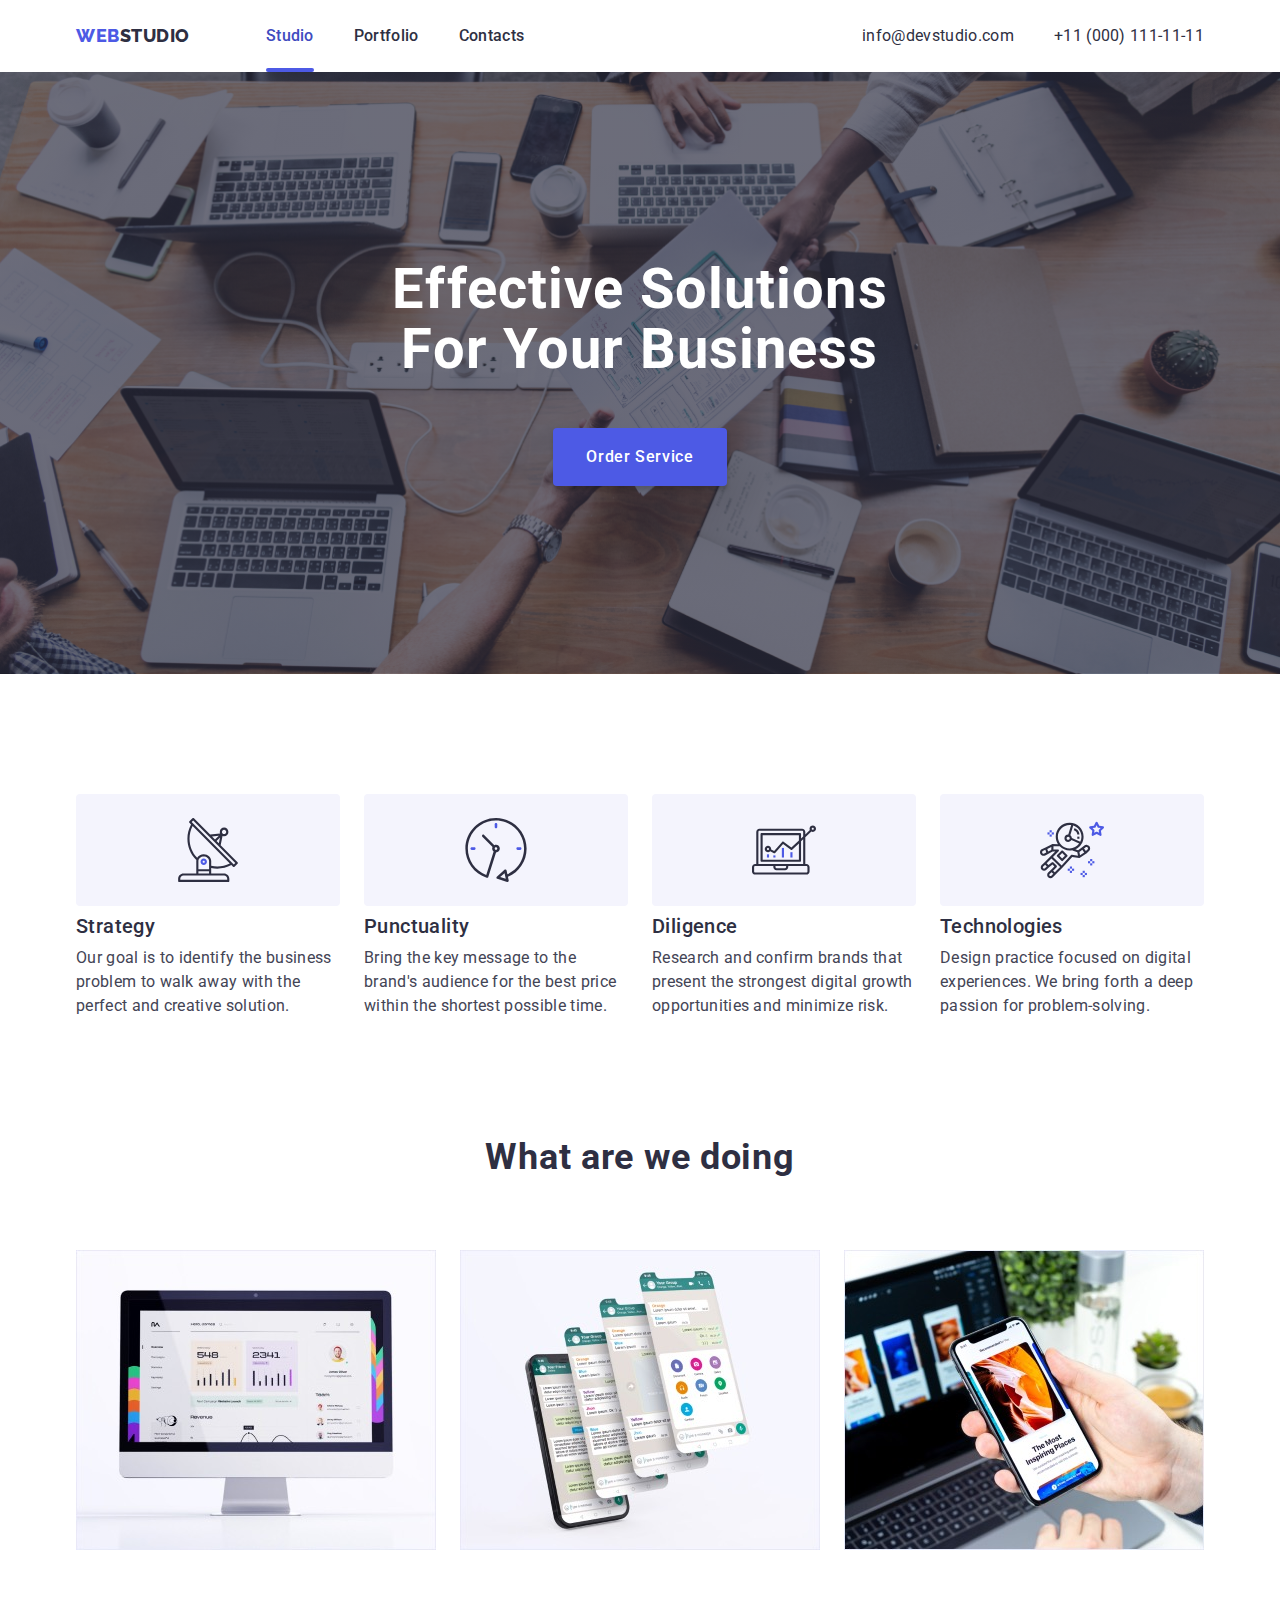
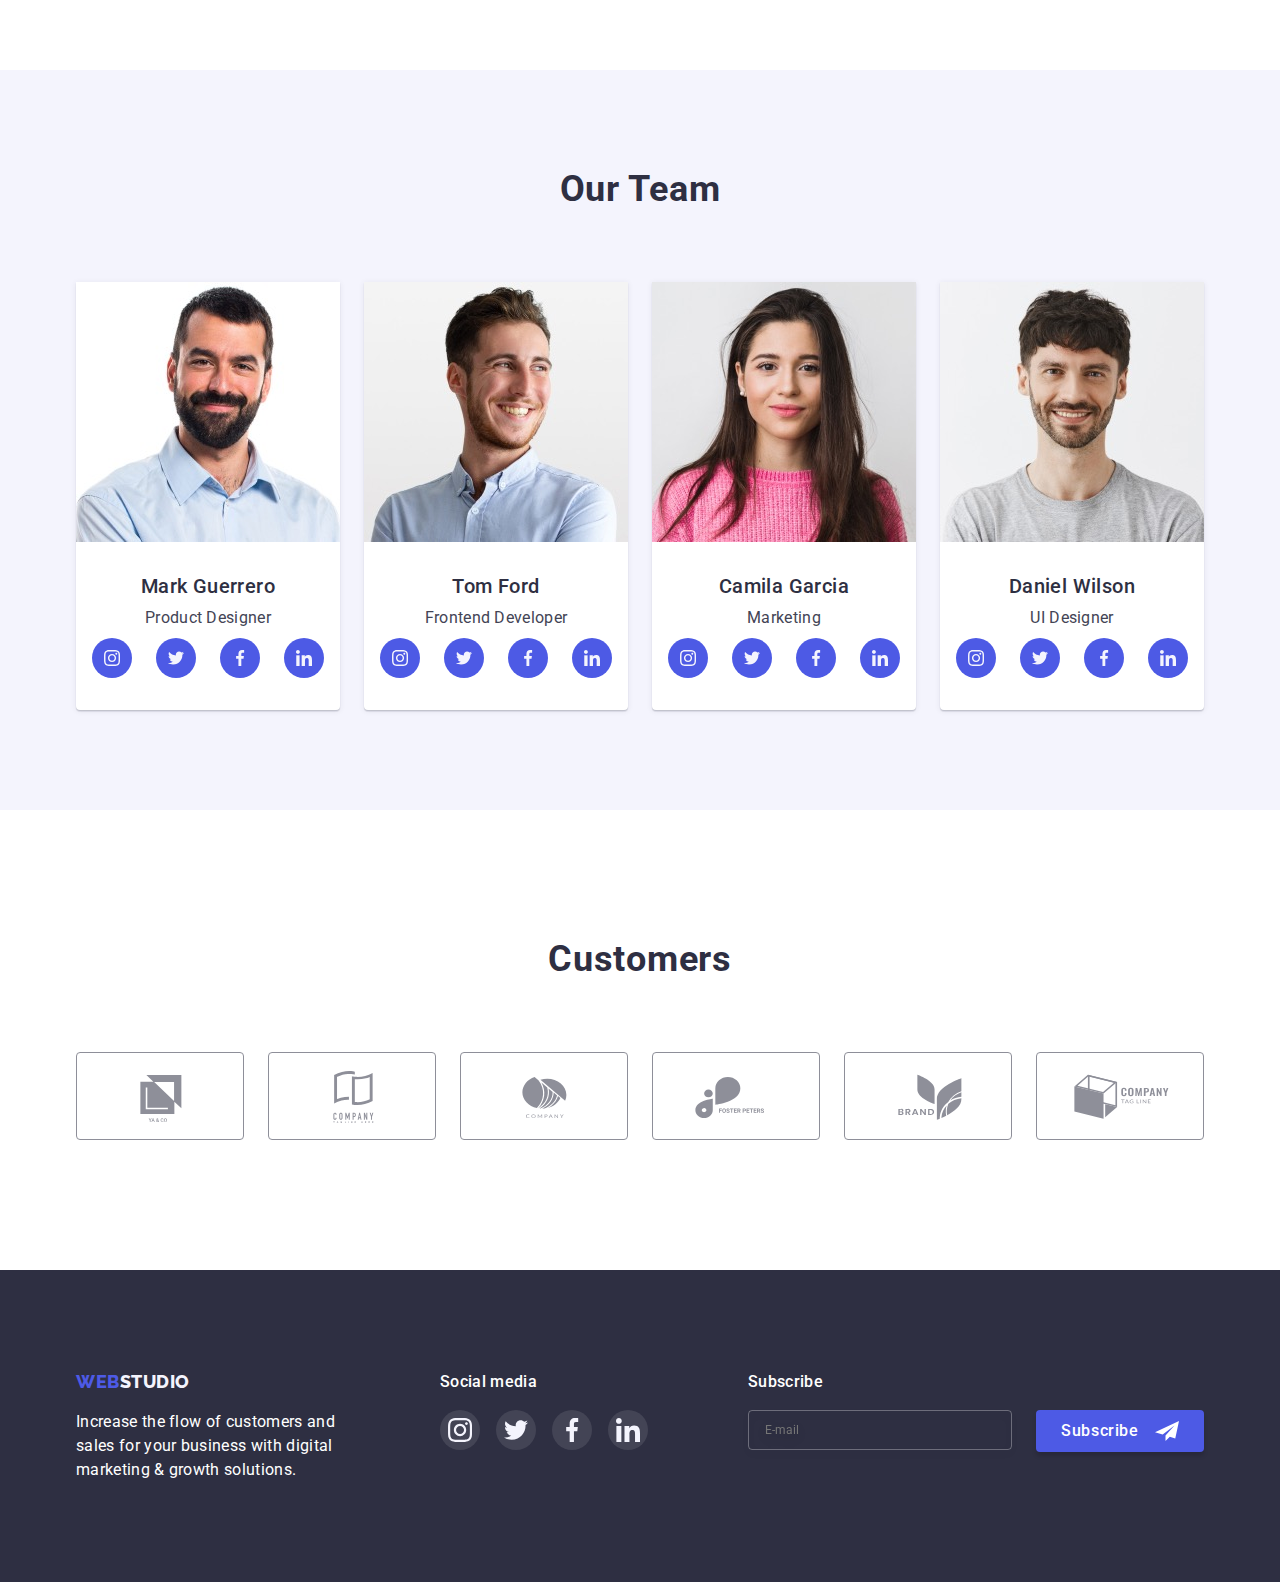
<file: index.html>
<!DOCTYPE html>
<html lang="en">

<head>
  <meta charset="UTF-8">
  <meta http-equiv="X-UA-Compatible" content="IE=edge" />
  <meta name="viewport" content="width=device-width, initial-scale=1.0" />
  <title>Студія</title>
  <link rel="preconnect" href="https://fonts.googleapis.com" />
  <link rel="preconnect" href="https://fonts.gstatic.com" crossorigin />
  <link href="https://fonts.googleapis.com/css2?family=Raleway:wght@800&family=Roboto:wght@400;500;700&display=swap"
    rel="stylesheet" />
  <link rel="stylesheet" href="https://cdn.jsdelivr.net/npm/modern-normalize@1.1.0/modern-normalize.min.css" />
  <link rel="stylesheet" href="./css/styles.css" />
</head>

<body>
  <header class="top-menu">
    <div class="container">
      <div class="header-container">
        <a class="logo-text" href="./index.html"><span class="logo-color-dark">Web</span><span>Studio</span></a>

        <nav class="header-nav">
          <ul class="header-nav-list">
            <li><a class="header-nav-link current" href="./index.html">Studio</a></li>
            <li>
              <a class="header-nav-link" href="./portfolio.html">Portfolio</a>
            </li>
            <li><a class="header-nav-link" href="">Contacts</a></li>
          </ul>
        </nav>


        <address class="header-address-list">
          <ul class="header-address-list-items">
            <li>
              <a class="header-contacts" href="mailto:info@devstudio.com">info@devstudio.com</a>
            </li>
            <li>
              <a class="header-contacts" href="tel:+110001111111">+11 (000) 111-11-11</a>
            </li>
          </ul>
        </address>
        <button type="button" class="js-open-modal" data-menu-open><svg width="32px" height="22px"
            style="stroke: #2E2F42;">
            <use href="./images/icons.svg#icon-hamburger"></use>
          </svg></button>
      </div>
    </div>

  </header>

  <main>
    <section class="hero">
      <h1 class="hero-title">Effective Solutions For Your Business</h1>
      <button class="hero-button" type="button" data-modal-open>Order Service</button>
    </section>






    <section class="legend-item-list">
      <div class="container">
        <h2 class="visually-hidden">Skills</h2>
        <ul class="legend-item-container">
          <li class="target-list-card">
            <div class="target-list-icon-card">
              <svg class="target-list-icons">
                <use href="./images/icons.svg#icon-antenna"></use>
              </svg>
            </div>
            <h3 class="section-card-title">Strategy</h3>
            <p class="skills-text">
              Our goal is to identify the business problem to walk away with
              the perfect and creative solution.
            </p>
          </li>
          <li class="target-list-card">
            <div class="target-list-icon-card">
              <svg class="target-list-icons">
                <use href="./images/icons.svg#icon-clock"></use>
              </svg>
            </div>
            <h3 class="section-card-title">Punctuality</h3>
            <p class="skills-text">
              Bring the key message to the brand's audience for the best price
              within the shortest possible time.
            </p>
          </li>
          <li class="target-list-card">
            <div class="target-list-icon-card">
              <svg class="target-list-icons">
                <use href="./images/icons.svg#icon-diagram"></use>
              </svg>
            </div>
            <h3 class="section-card-title">Diligence</h3>
            <p class="skills-text">
              Research and confirm brands that present the strongest digital
              growth opportunities and minimize risk.
            </p>
          </li>
          <li class="target-list-card">
            <div class="target-list-icon-card">
              <svg class="target-list-icons">
                <use href="./images/icons.svg#icon-astronaut"></use>
              </svg>
            </div>
            <h3 class="section-card-title">Technologies</h3>
            <p class="skills-text">
              Design practice focused on digital experiences. We bring forth a
              deep passion for problem-solving.
            </p>
          </li>
        </ul>
      </div>
    </section>



    <section class="target-list">
      <div class="container">
        <h2 class="section-title">What are we doing</h2>

        <ul class="target-list-img">
          <li><img srcset="./images/pc.jpg 1x, ./images/pc@2x.jpg 2x" src="./images/pc.jpg" alt="Computer"
              width="360" />
          </li>
          <li>
            <img srcset="./images/phones.jpg 1x, ./images/phones@2x.jpg 2x" src="./images/phones.jpg" alt="Four phones"
              width="360" />
          </li>
          <li>
            <img srcset="./images/handwithphone.jpg 1x, ./images/handwithphone@2x.jpg 2x"
              src="./images/handwithphone.jpg" alt="Holding the phone" width="360" />
          </li>
        </ul>
      </div>
    </section>




    <section class="our-team-container">
      <div class="container">
        <div class="container-tablet">
          <h2 class="section-title">Our Team</h2>
          <ul class="team-cards-list">

            <li class="section-card-box">
              <div class="team-card-img">
                <img srcset="./images/beardman.jpg 1x, ./images/beardman@2x.jpg 2x" src="./images/beardman.jpg"
                  width="264" alt="Mark" />
              </div>
              <div class="team-card-text">
                <h3 class="team-card-title">Mark Guerrero</h3>
                <p class="our-team-text">Product Designer</p>

                <ul class="social-icons-list">
                  <li class="social-icons-item">
                    <a class="social-icons-link" href="#"><svg class="social-icons">
                        <use href="./images/icons.svg#icon-instagram"></use>
                      </svg></a>
                  </li>
                  <li class="social-icons-item">
                    <a class="social-icons-link" href="#"><svg class="social-icons">
                        <use href="./images/icons.svg#icon-twitter"></use>
                      </svg></a>
                  </li>
                  <li class="social-icons-item">
                    <a class="social-icons-link" href="#"><svg class="social-icons">
                        <use href="./images/icons.svg#icon-facebook"></use>
                      </svg></a>
                  </li>
                  <li class="social-icons-item">
                    <a class="social-icons-link" href="#"><svg class="social-icons">
                        <use href="./images/icons.svg#icon-linkedin"></use>
                      </svg></a>
                  </li>
                </ul>
              </div>
            </li>


            <li class="section-card-box">
              <img srcset="./images/tomford.jpg 1x, ./images/tomford@2x.jpg 2x" src="./images/tomford.jpg" width="264"
                alt="Tom Ford" />
              <div class="team-card-text">
                <h3 class="team-card-title">Tom Ford</h3>
                <p class="our-team-text">Frontend Developer</p>
                <ul class="social-icons-list">
                  <li class="social-icons-item">
                    <a class="social-icons-link" href="#"><svg class="social-icons">
                        <use href="./images/icons.svg#icon-instagram"></use>
                      </svg></a>
                  </li>
                  <li class="social-icons-item">
                    <a class="social-icons-link" href="#"><svg class="social-icons">
                        <use href="./images/icons.svg#icon-twitter"></use>
                      </svg></a>
                  </li>
                  <li class="social-icons-item">
                    <a class="social-icons-link" href="#"><svg class="social-icons">
                        <use href="./images/icons.svg#icon-facebook"></use>
                      </svg></a>
                  </li>
                  <li class="social-icons-item">
                    <a class="social-icons-link" href="#"><svg class="social-icons">
                        <use href="./images/icons.svg#icon-linkedin"></use>
                      </svg></a>
                  </li>
                </ul>
              </div>
            </li>

            <li class="section-card-box">
              <img srcset="./images/camila.jpg 1x, ./images/camila@2x.jpg 2x" src="./images/camila.jpg" width="264"
                alt="Camila Garcia" />
              <div class="team-card-text">
                <h3 class="team-card-title">Camila Garcia</h3>
                <p class="our-team-text">Marketing</p>
                <ul class="social-icons-list">
                  <li class="social-icons-item">
                    <a class="social-icons-link" href="#"><svg class="social-icons">
                        <use href="./images/icons.svg#icon-instagram"></use>
                      </svg></a>
                  </li>
                  <li class="social-icons-item">
                    <a class="social-icons-link" href="#"><svg class="social-icons">
                        <use href="./images/icons.svg#icon-twitter"></use>
                      </svg></a>
                  </li>
                  <li class="social-icons-item">
                    <a class="social-icons-link" href="#"><svg class="social-icons">
                        <use href="./images/icons.svg#icon-facebook"></use>
                      </svg></a>
                  </li>
                  <li class="social-icons-item">
                    <a class="social-icons-link" href="#"><svg class="social-icons">
                        <use href="./images/icons.svg#icon-linkedin"></use>
                      </svg></a>
                  </li>
                </ul>

              </div>
            </li>

            <li class="section-card-box">
              <img srcset="./images/daniel.jpg 1x, ./images/daniel@2x.jpg 2x" src="./images/daniel.jpg" width="264"
                alt="Daniel Wilson" />
              <div class="team-card-text">
                <h3 class="team-card-title">Daniel Wilson</h3>
                <p class="our-team-text">UI Designer</p>
                <ul class="social-icons-list">
                  <li class="social-icons-item">
                    <a class="social-icons-link" href="#"><svg class="social-icons">
                        <use href="./images/icons.svg#icon-instagram"></use>
                      </svg></a>
                  </li>
                  <li class="social-icons-item">
                    <a class="social-icons-link" href="#"><svg class="social-icons">
                        <use href="./images/icons.svg#icon-twitter"></use>
                      </svg></a>
                  </li>
                  <li class="social-icons-item">
                    <a class="social-icons-link" href="#"><svg class="social-icons">
                        <use href="./images/icons.svg#icon-facebook"></use>
                      </svg></a>
                  </li>
                  <li class="social-icons-item">
                    <a class="social-icons-link" href="#"><svg class="social-icons">
                        <use href="./images/icons.svg#icon-linkedin"></use>
                      </svg></a>
                  </li>
                </ul>
              </div>
            </li>
          </ul>
        </div>
      </div>
    </section>

    <section class="customers">
      <div class="container">
        <div class="container-tablet">
          <h2 class="section-title">Customers</h2>
          <ul class="customers-list">
            <li class="customers-list-item">
              <a class="customers-icon-link" href="#">
                <svg class="customers-list-icon">
                  <use href="./images/icons.svg#icon-ya-co"></use>
                </svg>
              </a>
            </li>

            <li class="customers-list-item">
              <a class="customers-icon-link" href="#">
                <svg class="customers-list-icon">
                  <use href="./images/icons.svg#icon-company-tagline"></use>
                </svg>
              </a>
            </li>
            <li class="customers-list-item">
              <a class="customers-icon-link" href="#">
                <svg class="customers-list-icon">
                  <use href="./images/icons.svg#icon-company"></use>
                </svg>
              </a>
            </li>
            <li class="customers-list-item">
              <a class="customers-icon-link" href="#">
                <svg class="customers-list-icon">
                  <use href="./images/icons.svg#icon-foster-petters"></use>
                </svg>
              </a>
            </li>
            <li class="customers-list-item">
              <a class="customers-icon-link" href="#">
                <svg class="customers-list-icon">
                  <use href="./images/icons.svg#icon-brand"></use>
                </svg>
              </a>
            </li>

            <li class="customers-list-item">
              <a class="customers-icon-link" href="#">
                <svg class="customers-list-icon">
                  <use href="./images/icons.svg#icon-company-tagline-second"></use>
                </svg>
              </a>
            </li>
          </ul>
        </div>
      </div>

    </section>
  </main>

  <!-- Footer -->

  <footer class="footer-container">
    <div class="container">
      <div class="container-tablet">
        <div class="footer-flex">
          <div class="footer-logo-description">

            <a class="logo-text" href="./index.html">
              <span style="color: var(--color-hero-button-bg)">Web</span><span
                style="color: var(--color-card-bg)">Studio</span></a>

            <p class="footer-text">
              Increase the flow of customers and sales for your business with
              digital marketing & growth solutions.
            </p>
          </div>
          <div class="footer-social">
            <p class="footer-social-header">Social media</p>
            <ul class="footer-social-icons-list">
              <li class="footer-social-icons-item">
                <a class="footer-social-icons-link" href="#"><svg class="footer-social-icons">
                    <use href="./images/icons.svg#icon-instagram"></use>
                  </svg></a>
              </li>
              <li class="footer-social-icons-item">
                <a class="footer-social-icons-link" href="#"><svg class="footer-social-icons">
                    <use href="./images/icons.svg#icon-twitter"></use>
                  </svg></a>
              </li>
              <li class="footer-social-icons-item">
                <a class="footer-social-icons-link" href="#"><svg class="footer-social-icons">
                    <use href="./images/icons.svg#icon-facebook"></use>
                  </svg></a>
              </li>
              <li class="footer-social-icons-item">
                <a class="footer-social-icons-link" href="#"><svg class="footer-social-icons">
                    <use href="./images/icons.svg#icon-linkedin"></use>
                  </svg></a>
              </li>
            </ul>
          </div>
          <div class="footer-subscribe">
            <p class="footer-social-header">Subscribe</p>


            <form class="footer-subscribe-email-form" autocomplete="on" novalidate>
              <div class="subscribe-items"><input class="footer-subscribe-email-form-input" type="text"
                  name="user-email-subscribe" placeholder="E-mail">
                <button class="subscribe-submit-button" type="submit">Subscribe <svg class="subscribe-icon"
                    height="24px" width="24px">
                    <use href="./images/icons-forma.svg#icon-letter-subscribe"></use>
                  </svg></button>
              </div>
            </form>



          </div>
        </div>
      </div>
    </div>

  </footer>

  <!-- Header Subcribe Form -->
  <div class="backdrop is-hidden" data-modal>
    <div class="modal-window">
      <button class="modal-close" type="button" data-modal-close><svg class="close-button-icon">
          <use href="./images/icons.svg#icon-close-button"></use>
        </svg></button>


      <p class="modal-window-header">Leave your contacts and we will call you back</p>
      <form class="contact-form" autocomplete="on" novalidate>

        <label class="modal-form-label">
          <span class="modal-form-label-text"> Name</span><span class="form-input-wrapper"><input
              class="modal-form-input" type="text" name="user-name" pattern="[a-zA-Zа-яА-ЯіІїЇ]+" required>
            <svg class="modal-form-icon-input" width="18px" height="18px">
              <use href="./images/icons-forma.svg#icon-person-black-18dp-1"></use>
            </svg></span></label>

        <label class="modal-form-label">
          <span class="modal-form-label-text">Phone</span><span class="form-input-wrapper"><input
              class="modal-form-input" type="text" name="user-phone">
            <svg class="modal-form-icon-input" height="24px">
              <use href="./images/icons-forma.svg#icon-phone-black-18dp-1"></use>
            </svg></span></label>


        <label class="modal-form-label">
          <span class="modal-form-label-text">Email</span><span class="form-input-wrapper"><input
              class="modal-form-input" type="text" name="user-email">
            <svg class="modal-form-icon-input" height="24px">
              <use href="./images/icons-forma.svg#icon-email-black-18dp-1"></use>
            </svg></span></label>

        <label class="modal-form-label">
          <span class="modal-form-label-text">Comment</span><textarea class="form-input-msg" name="user-msg"
            placeholder="Text input"></textarea></label>


        <div class="flex-checkbox">
          <label class="checkbox-privacy">
            <input class="checkbox-privacy visually-hidden" type="checkbox" name="policy-checkbox"><span
              class="span-checkbox"></span> &nbsp;I accept the terms
            and
            conditions of the&nbsp;<a class="text-privacy" href="#"> Privacy Policy</a> </label>
        </div>
        <button class="form-button" type="submit">Send</button>
      </form>
    </div>
  </div>



  <!-- Header Mobile Menu -->

  <div class="backdrop-mobile is-hidden" data-menu>
    <div class="js-menu-container">
      <div class="js-menu-content">


        <div class="nav-mobile-flex">
          <button class="js-modal-close" type="button" data-menu-close><svg class="close-button-icon">
              <use href="./images/icons.svg#icon-close-button"></use>
            </svg></button>
          <div>
            <ul class="nav-mobile">
              <li><a class="header-nav-link-mobile current" href="./index.html">Studio</a></li>
              <li>
                <a class="header-nav-link-mobile" href="./portfolio.html">Portfolio</a>
              </li>
              <li><a class="header-nav-link-mobile" href="">Contacts</a></li>
            </ul>
          </div>
          <div>
            <ul>
              <li class="header-contacts-mobile-list"><a class="header-tel-mobile" href="tel:+110001111111">+11 (000)
                  111-11-11</a></li>
              <li><a class="header-mail-text-mobile" href="mailto:info@devstudio.com">info@devstudio.com</a></li>

              <ul class="social-icons-list-mobile">
                <li class="social-icons-item">
                  <a class="social-icons-link" href="#"><svg class="social-icons-mobile">
                      <use href="./images/icons.svg#icon-instagram"></use>
                    </svg></a>
                </li>
                <li class="social-icons-item">
                  <a class="social-icons-link" href="#"><svg class="social-icons-mobile">
                      <use href="./images/icons.svg#icon-twitter"></use>
                    </svg></a>
                </li>
                <li class="social-icons-item">
                  <a class="social-icons-link" href="#"><svg class="social-icons-mobile">
                      <use href="./images/icons.svg#icon-facebook"></use>
                    </svg></a>
                </li>
                <li class="social-icons-item">
                  <a class="social-icons-link" href="#"><svg class="social-icons-mobile">
                      <use href="./images/icons.svg#icon-linkedin"></use>
                    </svg></a>
                </li>
              </ul>

            </ul>
          </div>
        </div>

      </div>
    </div>
  </div>






  <script src=" ./js/modal.js">
  </script>
  <script src=" ./js/modal-mobile.js">
  </script>
</body>

</html>
</file>
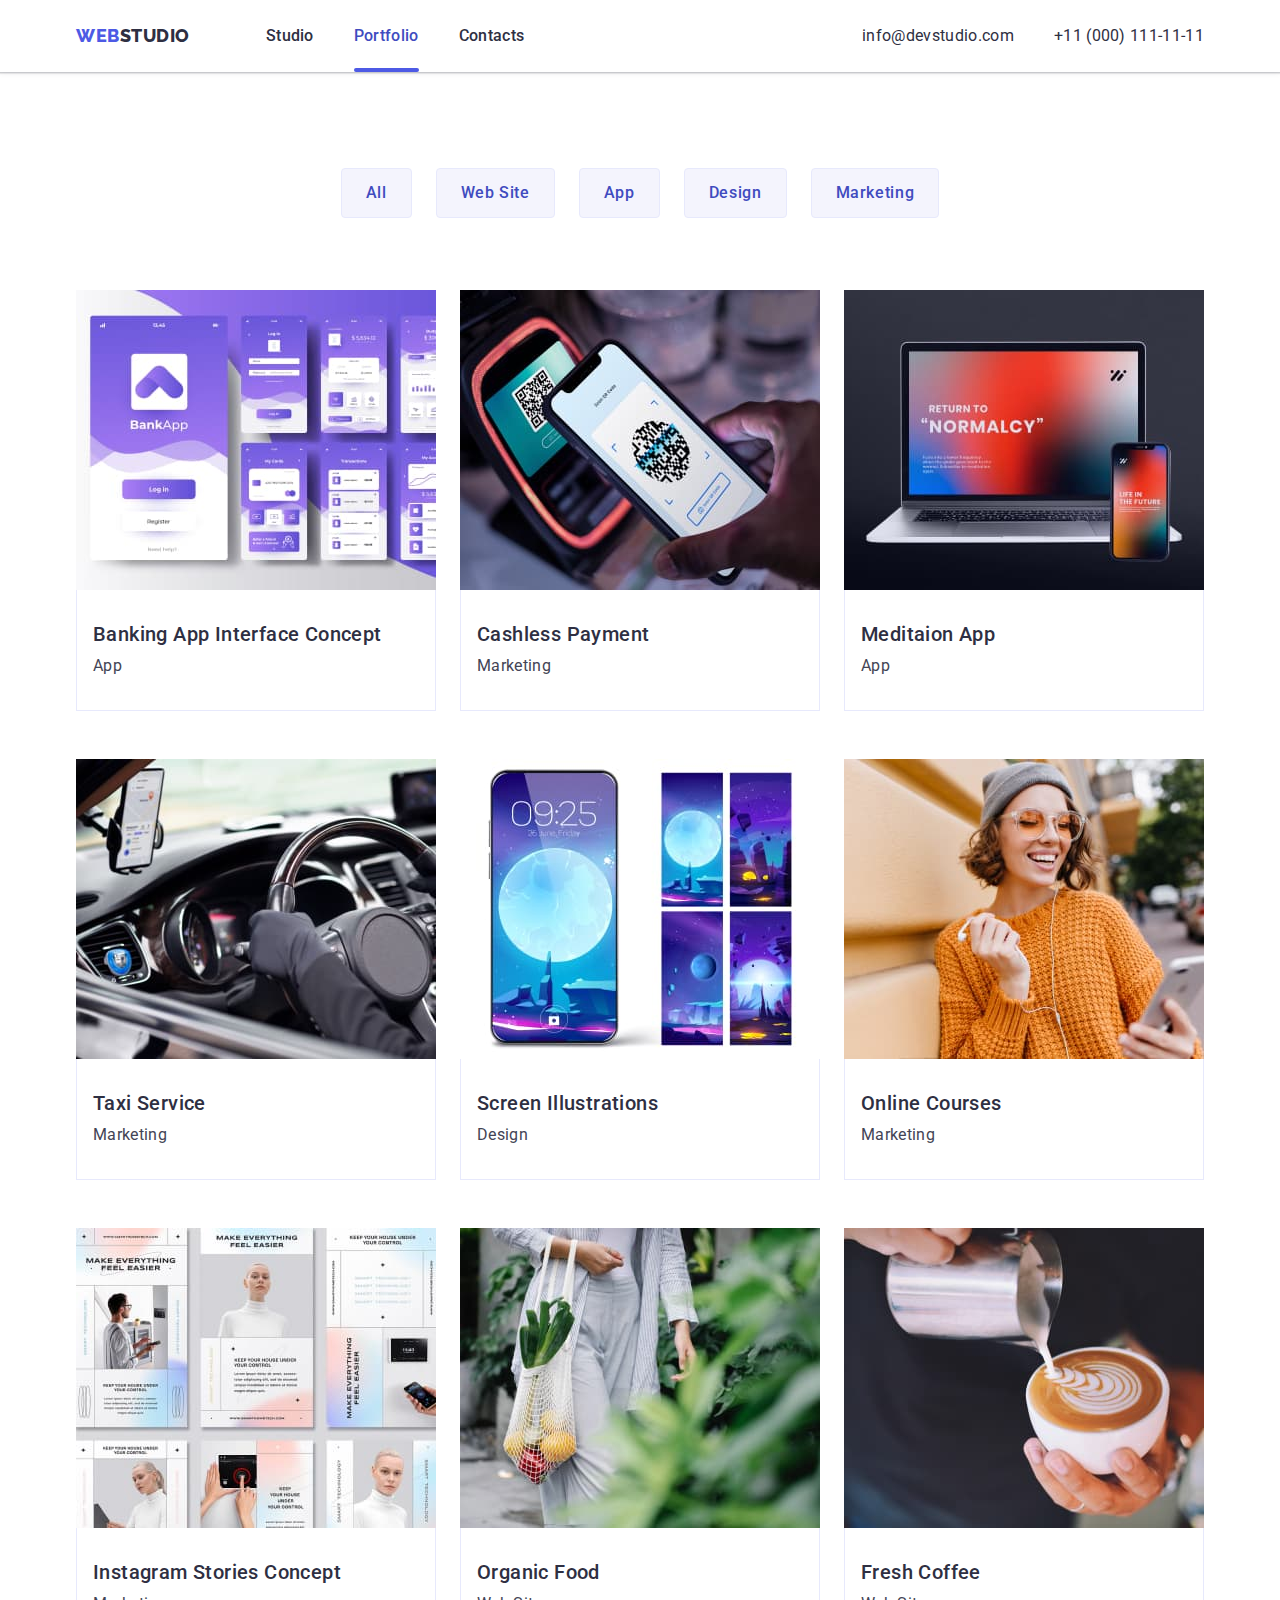
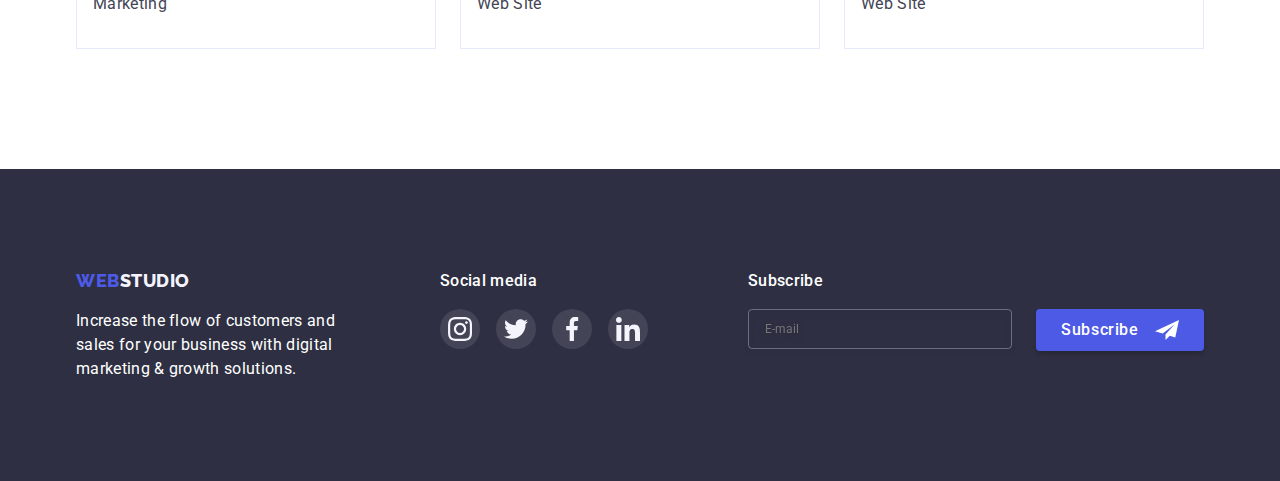
<file: portfolio.html>
<!DOCTYPE html>
<html lang="en">

<head>
  <meta charset="UTF-8" />
  <meta http-equiv="X-UA-Compatible" content="IE=edge" />
  <meta name="viewport" content="width=device-width, initial-scale=1.0" />
  <title>Студія</title>
  <link rel="preconnect" href="https://fonts.googleapis.com" />
  <link rel="preconnect" href="https://fonts.gstatic.com" crossorigin />
  <link href="https://fonts.googleapis.com/css2?family=Raleway:wght@800&family=Roboto:wght@400;500;700&display=swap"
    rel="stylesheet" />
  <link rel="stylesheet" href="https://cdn.jsdelivr.net/npm/modern-normalize@1.1.0/modern-normalize.min.css" />
  <link rel="stylesheet" href="./css/styles.css" />
</head>

<body>
  <header class="top-menu">
    <div class="container">
      <div class="header-container">
        <a class="logo-text" href="./index.html"><span class="logo-color-dark">Web</span><span>Studio</span></a>

        <nav class="header-nav">
          <ul class="header-nav-list">
            <li><a class="header-nav-link" href="./index.html">Studio</a></li>
            <li>
              <a class="header-nav-link current" href="./portfolio.html">Portfolio</a>
            </li>
            <li><a class="header-nav-link" href="">Contacts</a></li>
          </ul>
        </nav>


        <address class="header-address-list">
          <ul class="header-address-list-items">
            <li>
              <a class="header-contacts" href="mailto:info@devstudio.com">info@devstudio.com</a>
            </li>
            <li>
              <a class="header-contacts" href="tel:+110001111111">+11 (000) 111-11-11</a>
            </li>
          </ul>
        </address>
        <button type="button" class="js-open-modal" data-menu-open><svg width="32px" height="22px"
            style="stroke: #2E2F42;">
            <use href="./images/icons.svg#icon-hamburger"></use>
          </svg></button>
      </div>
    </div>

  </header>




  <main>
    <section class="portfolio-container">
      <div class="container">
        <h1 class="visually-hidden">Portfolio</h1>
        <ul class="portfolio-filter">
          <li><button class="filter-button" type="button">All</button></li>
          <li><button class="filter-button" type="button">Web Site</button></li>
          <li><button class="filter-button" type="button">App</button></li>
          <li><button class="filter-button" type="button">Design</button></li>
          <li>
            <button class="filter-button" type="button">Marketing</button>
          </li>
        </ul>


        <ul class="portfolio-card-container">
          <li class="portfolio-card-bg"><a href="" class="portfolio-card-link">
              <div class="portfolio-image"> <img srcset="./images/banking-app.jpg 1x, ./images/banking-app@2x.jpg 2x"
                  src="./images/banking-app.jpg" width="360" alt="Banking App" />
                <div class="portfolio-card-overlay-text">
                  <p>14 Stylish and User-Friendly App Design Concepts · Task Manager App · Calorie Tracker App · Exotic
                    Fruit Ecommerce App · Cloud Storage App</p>
                </div>
              </div>

              <div class="portfolio-card-text">
                <h2 class="team-card-title">Banking App Interface Concept</h2>
                <p class="our-team-text">App</p>
              </div>
            </a></li>
          </li>

          <li class="portfolio-card-bg">
            <a href="" class="portfolio-card-link">
              <div class="portfolio-image"><img srcset="./images/cashless.jpg 1x, ./images/cashless@2x.jpg 2x"
                  src="./images/cashless.jpg" width="360" alt="Cashless Payment" />
                <div class="portfolio-card-overlay-text">
                  <p>14 Stylish and User-Friendly App Design Concepts · Task Manager App · Calorie Tracker App · Exotic
                    Fruit Ecommerce App · Cloud Storage App</p>
                </div>
              </div>

              <div class="portfolio-card-text">
                <h2 class="team-card-title">Cashless Payment</h2>
                <p class="our-team-text">Marketing</p>
              </div>
            </a>
          </li>

          <li class="portfolio-card-bg"><a href="" class="portfolio-card-link">
              <div class="portfolio-image">
                <img srcset="./images/meditation.jpg 1x, ./images/meditation@2x.jpg 2x" src="./images/meditation.jpg"
                  width="360" alt="Maditation App" />
                <div class="portfolio-card-overlay-text">
                  <p>14 Stylish and User-Friendly App Design Concepts · Task Manager App · Calorie Tracker App · Exotic
                    Fruit Ecommerce App · Cloud Storage App</p>
                </div>
              </div>
              <div class="portfolio-card-text">
                <h2 class="team-card-title">Meditaion App</h2>
                <p class="our-team-text">App</p>
              </div>
            </a>
          </li>

          <li class="portfolio-card-bg">
            <div class="portfolio-image">
              <a href="" class="portfolio-card-link"><img
                  srcset="./images/taxi-service.jpg 1x, ./images/taxi-service@2x.jpg 2x" src="./images/taxi-service.jpg"
                  width="360" alt="Taxi Service" />
                <div class="portfolio-card-overlay-text">
                  <p>14 Stylish and User-Friendly App Design Concepts · Task Manager App · Calorie Tracker App · Exotic
                    Fruit Ecommerce App · Cloud Storage App</p>
                </div>
            </div>
            <div class="portfolio-card-text">
              <h2 class="team-card-title">Taxi Service</h2>
              <p class="our-team-text">Marketing</p>
            </div></a>
          </li>

          <li class="portfolio-card-bg"><a href="" class="portfolio-card-link">
              <div class="portfolio-image">
                <img srcset="./images/screen-illustrations.jpg 1x, ./images/screen-illustrations@2x.jpg 2x"
                  src="./images/screen-illustrations.jpg" width="360" alt="Screen Illustrations" />
                <div class="portfolio-card-overlay-text">
                  <p>14 Stylish and User-Friendly App Design Concepts · Task Manager App · Calorie Tracker App · Exotic
                    Fruit Ecommerce App · Cloud Storage App</p>
                </div>
              </div>
              <div class="portfolio-card-text">
                <h2 class="team-card-title">Screen Illustrations</h2>
                <p class="our-team-text">Design</p>
              </div>
            </a>
          </li>

          <li class="portfolio-card-bg"><a href="" class="portfolio-card-link">
              <div class="portfolio-image">
                <img srcset="./images/online-courses.jpg 1x, ./images/online-courses@2x.jpg 2x"
                  src="./images/online-courses.jpg" width="360" alt="Online Courses" />
                <div class="portfolio-card-overlay-text">
                  <p>14 Stylish and User-Friendly App Design Concepts · Task Manager App · Calorie Tracker App · Exotic
                    Fruit Ecommerce App · Cloud Storage App</p>
                </div>
              </div>
              <div class="portfolio-card-text">
                <h2 class="team-card-title">Online Courses</h2>
                <p class="our-team-text">Marketing</p>
              </div>
            </a>
          </li>

          <li class="portfolio-card-bg"><a href="" class="portfolio-card-link">
              <div class="portfolio-image">
                <img srcset="./images/insta-stories.jpg 1x, ./images/insta-stories@2x.jpg 2x"
                  src="./images/insta-stories.jpg" width="360" alt="Instagram Stories Concept" />
                <div class="portfolio-card-overlay-text">
                  <p>14 Stylish and User-Friendly App Design Concepts · Task Manager App · Calorie Tracker App · Exotic
                    Fruit Ecommerce App · Cloud Storage App</p>
                </div>
              </div>
              <div class="portfolio-card-text">
                <h2 class="team-card-title">Instagram Stories Concept</h2>
                <p class="our-team-text">Marketing</p>
              </div>
            </a>
          </li>

          <li class="portfolio-card-bg"><a href="" class="portfolio-card-link">
              <div class="portfolio-image">
                <img srcset="./images/organic-food.jpg 1x, ./images/organic-food@2x.jpg 2x"
                  src="./images/organic-food.jpg" width="360" alt="Organic Food" />
                <div class="portfolio-card-overlay-text">
                  <p>14 Stylish and User-Friendly App Design Concepts · Task Manager App · Calorie Tracker App · Exotic
                    Fruit Ecommerce App · Cloud Storage App</p>
                </div>
              </div>
              <div class="portfolio-card-text">
                <h2 class="team-card-title">Organic Food</h2>
                <p class="our-team-text">Web Site</p>
              </div>
            </a>
          </li>

          <li class="portfolio-card-bg"><a href="" class="portfolio-card-link">
              <div class="portfolio-image">
                <img srcset="./images/fresh-coffe.jpg 1x, ./images/fresh-coffe@2x.jpg 2x" src="./images/fresh-coffe.jpg"
                  width="360" alt="Organic Food" />
                <div class="portfolio-card-overlay-text">
                  <p>14 Stylish and User-Friendly App Design Concepts · Task Manager App · Calorie Tracker App · Exotic
                    Fruit Ecommerce App · Cloud Storage App</p>
                </div>
              </div>
              <div class="portfolio-card-text">
                <h2 class="team-card-title">Fresh Coffee</h2>
                <p class="our-team-text">Web Site</p>
              </div>
            </a>
          </li>

        </ul>
      </div>
    </section>
  </main>

  <footer class="footer-container">
    <div class="container">
      <div class="container-tablet">
        <div class="footer-flex">
          <div class="footer-logo-description">

            <a class="logo-text" href="./index.html">
              <span style="color: var(--color-hero-button-bg)">Web</span><span
                style="color: var(--color-card-bg)">Studio</span></a>

            <p class="footer-text">
              Increase the flow of customers and sales for your business with
              digital marketing & growth solutions.
            </p>
          </div>
          <div class="footer-social">
            <p class="footer-social-header">Social media</p>
            <ul class="footer-social-icons-list">
              <li class="footer-social-icons-item">
                <a class="footer-social-icons-link" href="#"><svg class="footer-social-icons">
                    <use href="./images/icons.svg#icon-instagram"></use>
                  </svg></a>
              </li>
              <li class="footer-social-icons-item">
                <a class="footer-social-icons-link" href="#"><svg class="footer-social-icons">
                    <use href="./images/icons.svg#icon-twitter"></use>
                  </svg></a>
              </li>
              <li class="footer-social-icons-item">
                <a class="footer-social-icons-link" href="#"><svg class="footer-social-icons">
                    <use href="./images/icons.svg#icon-facebook"></use>
                  </svg></a>
              </li>
              <li class="footer-social-icons-item">
                <a class="footer-social-icons-link" href="#"><svg class="footer-social-icons">
                    <use href="./images/icons.svg#icon-linkedin"></use>
                  </svg></a>
              </li>
            </ul>
          </div>
          <div class="footer-subscribe">
            <p class="footer-social-header">Subscribe</p>


            <form class="footer-subscribe-email-form" autocomplete="on" novalidate>
              <div class="subscribe-items"><input class="footer-subscribe-email-form-input" type="text"
                  name="user-email-subscribe" placeholder="E-mail">
                <button class="subscribe-submit-button" type="submit">Subscribe <svg class="subscribe-icon"
                    height="24px" width="24px">
                    <use href="./images/icons-forma.svg#icon-letter-subscribe"></use>
                  </svg></button>
              </div>
            </form>



          </div>
        </div>
      </div>
    </div>

  </footer>




  <!-- Header Mobile Menu -->

  <div class="backdrop-mobile is-hidden" data-menu>
    <div class="js-menu-container">
      <div class="js-menu-content">


        <div class="nav-mobile-flex">
          <button class="js-modal-close" type="button" data-menu-close><svg class="close-button-icon">
              <use href="./images/icons.svg#icon-close-button"></use>
            </svg></button>
          <div>
            <ul class="nav-mobile">
              <li><a class="header-nav-link-mobile" href="./index.html">Studio</a></li>
              <li>
                <a class="header-nav-link-mobile current" href="./portfolio.html">Portfolio</a>
              </li>
              <li><a class="header-nav-link-mobile" href="">Contacts</a></li>
            </ul>
          </div>
          <div>
            <ul>
              <li class="header-contacts-mobile-list"><a class="header-tel-mobile" href="tel:+110001111111">+11 (000)
                  111-11-11</a></li>
              <li><a class="header-mail-text-mobile" href="mailto:info@devstudio.com">info@devstudio.com</a></li>
              <li class="header-contacts-mobile-list">
                <ul class="social-icons-list-mobile">
                  <li class="social-icons-item">
                    <a class="social-icons-link" href="#"><svg class="social-icons-mobile">
                        <use href="./images/icons.svg#icon-instagram"></use>
                      </svg></a>
                  </li>
                  <li class="social-icons-item">
                    <a class="social-icons-link" href="#"><svg class="social-icons-mobile">
                        <use href="./images/icons.svg#icon-twitter"></use>
                      </svg></a>
                  </li>
                  <li class="social-icons-item">
                    <a class="social-icons-link" href="#"><svg class="social-icons-mobile">
                        <use href="./images/icons.svg#icon-facebook"></use>
                      </svg></a>
                  </li>
                  <li class="social-icons-item">
                    <a class="social-icons-link" href="#"><svg class="social-icons-mobile">
                        <use href="./images/icons.svg#icon-linkedin"></use>
                      </svg></a>
                  </li>
                </ul>
              </li>
            </ul>
          </div>
        </div>

      </div>
    </div>
  </div>

  <script src=" ./js/modal.js">
  </script>
  <script src=" ./js/modal-mobile.js">
  </script>

</body>

</html>
</body>

</html>
</file>
<file: css/styles.css>
:root {
    --color-primary: #434455;
    --color-hero-button: #fff;
    --color-hero-button-bg: #4D5AE5;
    --color-secondary: #2E2F42;
    --color-hero-hover: #404BBF;
    --color-card-bg: #F4F4FD;
    --color-filter-bg: #E7E9FC;
    --color-subtle-text: #8E8F99;
    --color-success: #31D0AA;
    --transition-250: 250ms, cubic-bezier(0.4, 0, 0.2, 1);


}

/* Basic */

p,
h1,
h2,
h3,
h4,
h5,
h6 {
    margin-top: 0;
    margin-bottom: 0;
}

.container{
    width: 100%;
        max-width: 1158px;
        /* margin: 0 auto;  */
        padding: 0 15px;
    margin-right: auto;
        margin-left: auto;
}




body {
    color: var(--color-primary);
    font-family: 'Roboto', sans-serif;
    font-size: 16px;
    background: var(--color-hero-button);
    margin: auto;
}

 a {
    
    text-decoration-line: none;
} 


ul {
    margin: 0;
    padding: 0;
    list-style-type: none;
}

img {
    display: block;
}

button {
    cursor: pointer;
  }

  .container {
      max-width: 428px;
      padding-left: 15px;
      padding-right: 15px;
      margin-left: auto;
      margin-right: auto;
  }

 

  @media screen and (min-width: 768px) {
      .container {
          max-width: 768px;
      }
  }

  @media screen and (min-width: 1200px) {
      .container {
          max-width: 1158px;
      }
  }

/* Logo */

.logo-text {
    font-family: 'Raleway', san-serif;
    font-weight: 800;
    font-size: 18px;
    text-transform: uppercase;
    line-height: 1.33;
    letter-spacing: 0.03em;
    color: var(--color-secondary);
}

.logo-color-dark {
    color: var(--color-hero-button-bg);
}

.logo-color-light {
    color: var(--color-card-bg);
}


/* Header */

.top-menu {
    background: #FFFFFF;
box-shadow: 0px 2px 1px rgba(46, 47, 66, 0.08), 0px 1px 1px rgba(46, 47, 66, 0.16), 0px 1px 6px rgba(46, 47, 66, 0.08);
}

.header-nav-link {
    position: relative;
    font-weight: 500;
    font-size: 16px;
    letter-spacing: 0.02em;
    line-height: 1.5;
    color: var(--color-secondary);
    text-decoration-line: none;
    font-style: normal;
    padding-top: 24px;
        padding-bottom: 24px;
        display: block;
        transition-property: color;
        transition-duration: 250ms;
    transition-timing-function: cubic-bezier(0.4, 0, 0.2, 1);
    

}

.header-nav-link.current {
    color: var(--color-hero-hover);
}
.header-nav-link.current::after {
    position: absolute;
    bottom: 0;
    content: "";
    display: block;
    width: 100%;
    height: 4px;
    color: var(--color-hero-hover);
    background-color: var(--color-hero-button-bg);
    border-radius: 2px;
    transition-property: color;
    transition-duration: 250ms;
    transition-timing-function: cubic-bezier(0.4, 0, 0.2, 1);
}


.header-nav-link:hover, .header-nav-link:focus {
    color: var(--color-hero-button-bg);
    
}

.header-contacts {
    font-weight: 400;
        font-size: 16px;
        letter-spacing: 0.02em;
        line-height: 1.5;
        color: var(--color-secondary);
        text-decoration-line: none;
        font-style: normal;
        padding-top: 24px;
            padding-bottom: 24px;
            display: block;
            transition-property: color;
    transition-duration: 250ms;
    transition-timing-function: cubic-bezier(0.4, 0, 0.2, 1);
}

.header-contacts:hover, .header-contacts:focus {
    color: var(--color-hero-button-bg);
    
}

.header-container {
    display: flex;
    align-items: center;

    
}

.header-nav {
    display: flex;
    align-items: center;
    margin-left: 76px;
}

.header-nav-list {
    display: flex;
    gap: 40px;
}

.header-address-list {
    margin-left: auto;
}

.header-address-list-items {
    display: flex;
    gap: 40px;

}

/* Header media */

@media screen and (max-width: 767px) {

    .header-address-list {
        display: none;
    }

    .header-nav-link {
        display: none;
    }

    .logo-text {
        padding-top: 24px;
        padding-bottom: 24px;
    }
    
    .header-container {
        justify-content: space-between;
    }

         .button-burger {
            
            background: transparent;
            border: 0px;
             
         }
         .burger-icon-svg {
            display: inline-block;
                width: 1em;
                height: 1em;
                stroke-width: 0;
                
                fill: currentColor;
            stroke: #2E2F42;
         }

         .js-open-modal {
            padding: 24px 0;
            border: none;
            background-color: transparent;
         }
     
}

@media screen and (min-width: 768px) {
    .js-open-modal {
        display: none;
    }
}

/* Hero */


.hero-title {
    font-weight: 700;
    font-size: 56px;
    line-height: 1.07;
    letter-spacing: 0.02em;
    color: var(--color-hero-button);
    max-width: 498px;
    
        margin-left: auto;
        margin-right: auto;
        margin-bottom: 48px;
}

.hero {

    
    padding: 188px 0;
    text-align: center;
    background-image: linear-gradient(rgba(46, 47, 66, 0.7), rgba(46, 47, 66, 0.7)), url(../images/people-office.jpg);
        background-repeat: no-repeat;
        background-position: center;
        background-size: cover;
        background-color: var(--color-secondary);
        max-width: 1440px;
        margin: 0 auto;

        
       
}

@media screen and (max-width: 1200px) {
    .hero {
        padding: 137px 112px;

    }
}


/* @media screen and (min-width: 768px) {
    .hero {
        padding: 137px 112px;

    }
} */

@media screen and (max-width: 768px) {
    .hero {
        padding: 112px 0;

    }
}

@media (min-device-pixel-ratio: 2), (min-resolution: 192dpi), (min-resolution: 2dppx) {
    .hero {
        background-image: linear-gradient(rgba(46, 47, 66, 0.7), rgba(46, 47, 66, 0.7)), url(../images/people-office@2x.jpg);
       
    }
}

.hero-button {
    font-family: 'Roboto', sans-serif;
    font-size: 16px;
    font-weight: 500;
    line-height: 1.5;
    color: var(--color-hero-button);
    background-color: var(--color-hero-button-bg);
    cursor: pointer;
    letter-spacing: 0.04em;
    padding: 16px 32px;
    background: var(--color-hero-button-bg);
border: 1px solid transparent;
    box-shadow: 0px 4px 4px rgba(0, 0, 0, 0.15);
border-radius: 4px;
transition-property: background-color;
transition-duration: 250ms;
transition-timing-function: cubic-bezier(0.4, 0, 0.2, 1);
 
}

.hero-button:hover,
.hero-button:focus {
    background-color: var(--color-hero-hover);
    
}


@media screen and (max-width: 768px) {
    .hero-title {
        font-size: 36px;
        padding-left: 54px;
        padding-right: 54px;
    }
}


/* Legend */




.legend-item-list {
    padding: 120px 0;
    justify-content: space-between;
        
       

}

@media screen and (max-width: 1200px) {
    .legend-item-list {
        padding-top: 96px;
        padding-bottom: 96px;
    }
}

.legend-item-container {
    display: flex;
    gap: 24px;
    
}




.section-title {
    
        font-size: 36px;
        font-weight: 700;
        line-height: 1.11;
        color: var(--color-secondary);
        letter-spacing: 0.02em;
        text-align: center;
        margin-bottom: 72px;
}

.target-list-img {
   display: flex;
   justify-content: center;
   gap: 24px;
}

.target-list-card {
    flex-basis: calc(100% / (4-24px));
}

.target-list {
    padding-bottom: 120px;
}

.section-card-title {
color: var(--color-secondary);
    font-weight: 500;
    line-height: 1.2;
    font-size: 20px;
    letter-spacing: 0.02em;
    margin-bottom: 8px;
   
}

.target-list-icon-card {
    background-color: var(--color-card-bg);
    width: 264px;
    height: 112px;
    border-radius: 4px;
    margin-bottom: 8px;
    display: flex;
    justify-content: center;
    align-items: center;

}

.target-list-icons {
    
    width: 64px;
    height: 64px;
}

@media screen and (max-width: 1200px) {
    .legend-item-container {
        display: flex;
        flex-direction: row;
        flex-wrap: wrap;
        row-gap: 72px;
        column-gap: 24px;
        justify-content: center;
    }

        .section-card-title {
            font-weight: 700;
                font-size: 36px;
        }

        .skills-text {
            font-weight: 500;
        }
}

@media screen and (max-width: 1200px) {
    .target-list-card {
    flex-basis: calc((100% - 24px) / 2);

    }
}



@media screen and (max-width: 1200px) {
    .target-list-icon-card {
        display: none;
        
    }
}

@media screen and (max-width: 768px) {
    .legend-item-container {
        display: block;


        
    }
}

@media screen and (max-width: 768px)  {
    .legend-item-container .target-list-card:not(:last-child) {
    margin-right: 0;
    margin-bottom: 72px;
    }
    .section-card-title {
        text-align: center;
    }
}

@media screen and (max-width: 1200px) {
    .target-list {
        display: none;
    }
}


/* Container for Our Team and Customers For Tablet */

@media screen and (min-width: 768px) {
    .container-tablet {
        max-width: 582px;
        width: auto;
        
            margin-left: auto;
            margin-right: auto;
    }
}


@media screen and (min-width: 1200px) {
    .container-tablet {
        max-width: 1200px;
    }
}




/* Our Team */



.our-team-container {
    padding: 100px 0;
    background-color: var(--color-card-bg);
    
}


@media screen and (max-width: 1200px) {
    .our-team-container {
        padding-top: 96px;
        padding-bottom: 96px;
    }
}
.team-cards-list {
    display: flex;
    gap: 24px;
    justify-content: center;
    
}

.team-card-text {
    padding: 32px 16px;
    text-align: center;
}



.our-team-text {
    font-family: 'Roboto', sans-serif;
    color: var(--color-primary);
    font-weight: 400;
    font-size: 16px;
    line-height: 1.5;
    letter-spacing: 0.02em;
}



.skills-text {
    letter-spacing: 0.02em;
    line-height: 1.5;
    
    
}

.section-title-team {
    margin-top: 120px;
}

.team-card {
    text-align: center;

}

.team-card-title {
    color: var(--color-secondary);
        font-weight: 500;
        line-height: 1.2;
        font-size: 20px;
        letter-spacing: 0.02em;
        margin-bottom: 8px;
}

@media screen and (max-width: 1200px) {
    .team-cards-list {
    display: flex;
        flex-direction: row;
        flex-wrap: wrap;
        column-gap: 24px;
        row-gap: 64px;
        justify-content: center;
    }
}

@media screen and (max-width: 768px) {
    .team-cards-list {
        
        row-gap: 72px;
        
    }
}

/* Social Icons */


.social-icons-item {
    width: 40px;
    height: 40px;
    
}

.social-icons {
    width: 16px;
        height: 16px;
        fill: var(--color-card-bg);
}
.social-icons-list {
    display: flex;
    margin-top: 8px;
    gap: 24px;
    align-items: center;
    justify-content: center;
} 

.footer-social-icons-list {
    display: flex;
    gap: 16px;
    align-items: center;
    justify-content: center;
}

.social-icons-link {
    width: 100%;
    height: 100%;
    display: flex;
        align-items: center;
        justify-content: center;
        border-radius: 50%;
        background-color: var(--color-hero-button-bg);
        transition-property: background-color;
        transition-duration: 250ms;
        transition-timing-function: cubic-bezier(0.4, 0, 0.2, 1);
}

.social-icons-link:hover,
.social-icons-link:focus {
    
        background-color: var(--color-hero-hover);
        
}

.section-card-box {
    background-color: var(--color-hero-button);
    border-radius: 0px 0px 4px 4px;
    box-shadow: 0px 1px 6px rgba(46, 47, 66, 0.08), 0px 1px 1px rgba(46, 47, 66, 0.16), 0px 2px 1px rgba(46, 47, 66, 0.08);
}

.social-icons {
    width: 16px;
    height: 16px;
    fill: var(--color-card-bg);
}

.footer-social-icons {
   
width: 24px;
    height: 24px;
        fill: #F4F4FD;
}
.footer-social-icons-link {
    width: 100%;
    height: 100%;
    display: flex;
        align-items: center;
        justify-content: center;
        border-radius: 50%;
        background-color: rgba(255, 255, 255, 0.1);
        transition-property: background-color;
        transition-duration: 250ms;
        transition-timing-function: cubic-bezier(0.4, 0, 0.2, 1);
}

.footer-social-icons-item {
    width: 40px;
    height: 40px;
    
}

.footer-social-icons-link:hover, 
.footer-social-icons-link:focus {
    background-color: var(--color-success);
    
}



/* Customers */



.customers {
    padding: 130px 0px;
}

@media screen and (max-width: 1200px) {
    .customers {
        padding: 96px 0;
    }
}

.customers-list {
    display: flex;
    gap: 24px;
}

.customers-list-item {
    width: 168px;
    height: 88px;
    /* border: 1px solid var(--color-subtle-text);
    border-radius: 4px; */
    
}



.customers-list-icon {
    width: 104px;
    height: 56px;
    fill: var(--color-subtle-text);
    transition-property: fill;
    transition-duration: 250ms;
    transition-timing-function: cubic-bezier(0.4, 0, 0.2, 1);
}

 



.customers-icon-link {
    display: flex;
        align-items: center;
        justify-content: center;
        width: 100%;
        height: 100%;
        border: 1px solid var(--color-subtle-text);
        border-radius: 4px;

        transition-property: border-color, fill;
        transition-duration: 250ms;
        transition-timing-function: cubic-bezier(0.4, 0, 0.2, 1);
}

.customers-icon-link:hover,
 .customers-icon-link:focus 
 {
    border-color: var(--color-hero-hover);

        
      
}

.customers-icon-link:hover .customers-list-icon,
.customers-icon-link:focus .customers-list-icon {
    fill: var(--color-hero-hover);

}

@media screen and (max-width:1200px) {
    .customers-list{
    flex-direction: row;
        flex-wrap: wrap;
        justify-content: center;
        row-gap: 72px;
    }
}

/* Portfolio */

.portfolio-container {
    padding-top: 96px;
    padding-bottom: 120px;
}

.portfolio-filter {
    display: flex;
    justify-content: center;
    margin-bottom: 72px;
    gap: 24px;
}

.filter-button {
    background-color: var(--color-card-bg);
    font-family: 'Roboto', sans-serif;
    font-weight: 500;
    color: var(--color-hero-hover);
    font-size: 16px;
    line-height: 1.5;
    letter-spacing: 0.04em;
    border-radius: 4px;
    border: 1px solid var(--color-filter-bg);
cursor: pointer;
padding: 12px 24px;
transition-property: background-color, color, border-color, box-shadow;
transition-duration: 250ms;
transition-timing-function: cubic-bezier(0.4, 0, 0.2, 1);
}

.filter-button:hover, 
.filter-button:focus
 {
    background-color: var(--color-hero-hover);
    color: var(--color-hero-button);
    border-color: transparent;
    box-shadow: 0px 3px 1px rgba(0, 0, 0, 0.1), 0px 2px 1px rgba(0, 0, 0, 0.08), 0px 2px 2px rgba(0, 0, 0, 0.12);


    
}

.portfolio-image {
    position: relative;
    overflow: hidden;
}



.portfolio-card-link:hover .portfolio-card-overlay-text,
.portfolio-card-link:focus .portfolio-card-overlay-text {
    transform: translateY(0);
}

.portfolio-card-overlay-text {
    position: absolute;
    top: 0;
    left: 0;
    width: 100%;
    height: 100%;
    background-color: var(--color-hero-button-bg);
    color: var(--color-card-bg);
    padding: 40px 32px;
    font-family: 'Roboto', sans-serif;
    line-height: 1.5;
    font-weight: 400;
    letter-spacing: 0.02em;
  
    transform: translateY(100%);
    transition: transform 250ms;


}


.portfolio-card-link {
    background-color: var(--color-hero-button);
    max-width: 360px;
    margin: 0;
        padding: 0;
        box-shadow: 0px 1px 6px rgba(46, 47, 66, 0.08);
        transition-property: box-shadow;
        transition-duration: 250ms;
        transition-timing-function: cubic-bezier(0.4, 0, 0.2, 1);
}


.portfolio-card-link:hover .portfolio-card-text,
.portfolio-card-link:focus .portfolio-card-text {
    box-shadow: 0px 1px 6px rgba(46, 47, 66, 0.08), 0px 1px 1px rgba(46, 47, 66, 0.16), 0px 2px 1px rgba(46, 47, 66, 0.08);
    
}



@media screen and (max-width: 1200px) {
    .portfolio-filter {
        flex-direction: row;
            flex-wrap: wrap;
            justify-content: center;
    }

    .portfolio-image {
        width: 356px;
    }
    
}

@media screen and (max-width: 768px) {
    .portfolio-filter {
        
        justify-content: left;
    }

}

@media screen and (max-width: 768px) {
    .portfolio-card-container {

        justify-content: center;
    }

}
@media screen and (max-width: 768px) {
    .portfolio-container {

        padding-top: 48px;
    }

}

@media screen and (max-width: 1200px) {
    .portfolio-container {

        padding-top: 64px;
    }
.portfolio-card-bg {
    flex-basis: calc((100% - 24px) / 2);
}
}
    



.container-footer {
    background-color: var(--color-secondary);
}

.portfolio-card-container {
    display: flex;
    flex-wrap: wrap;
    gap: 48px 24px;

}

/* @media screen and (min-width: 768px) {

 
} */

.portfolio-card-text {
    padding: 32px 16px;
    border-right: 1px solid var(--color-filter-bg);
    border-left: 1px solid var(--color-filter-bg);
    border-bottom: 1px solid var(--color-filter-bg);
}



/* Footer */



footer {
    background-color: var(--color-secondary);
    color: var(--color-hero-button);
}

.footer-text {
    line-height: 1.5;
    letter-spacing: 0.02em;
    width: 264px;
    margin-top: 16px;
}
.footer-container {
    
    background-color: var(--color-secondary);
    padding: 100px 0;
}

.footer-flex {
    display: flex;
    gap: 100px;
}
.footer-social-header {
    color: var(--color-hero-button);
    text-align: left;
    margin-bottom: 16px;
    font-family: 'Roboto', sans-serif;
        font-size: 16px;
        font-weight: 500;
        letter-spacing: 0.02em;
        line-height: 1.5;
    

}

.footer-list 
{
    display: flex;
    gap: 120px;
}

.footer-subscribe-email-button {

    display: inline-flex;
    gap: 24px;
    justify-content: center;
    align-items: center;
}

.footer-subscribe-email-form-input {
    background: none;
    width: 264px;
    height: 40px;

    border-radius: 4px;
    border: 1px solid rgba(255, 255, 255, 0.3);
    filter: drop-shadow(0px 4px 4px rgba(0, 0, 0, 0.15));
    color: var(--color-hero-button);
    outline: 0;
    padding-left: 16px;
    padding-right: 0;
    padding-top: 0;
    padding-bottom: 0;
    font-size: 12px;
}



.subscribe-items {
    display: flex;
    gap: 24px;
}

.subscribe-submit-button {
    background-color: var(--color-hero-button-bg);
    color: var(--color-hero-button);
    border-radius: 4px;
    border: none;
    align-items: center;
    padding: 8px 24px;
    gap: 16px;
    border: 1px solid transparent;
    box-shadow: 0px 4px 4px rgba(0, 0, 0, 0.15);
    border-radius: 4px;
    transition-property: background-color;
    transition-duration: 250ms;
    transition-timing-function: cubic-bezier(0.4, 0, 0.2, 1);
    display: inline-flex;
    cursor: pointer;
    letter-spacing: 0.04em;
    font-size: 16px;
    font-weight: 500;
    line-height: 1.5;
}

.subscribe-submit-button:hover,
.subscribe-submit-button:focus {
    background-color: var(--color-hero-hover);
}

.subscribe-icon {
    fill: var(--color-hero-button);
}

/* Header media */

@media screen and (max-width: 1200px) {

    .header-address-list-items {
        
        flex-direction: column;
        gap: 4px;
    }
    .header-contacts {
        padding: 0;
        font-size: 12px;
        
    }

    
}

/*Footer media */

@media screen and (max-width: 768px) 
{
    .footer-flex {
            display: block;
        }
    
    .footer-container {
            display: block;
            padding: 96px 16px;
    
        }

    .footer-logo-description {
        
        margin-bottom: 72px;
    }
    
    .footer-social {
        margin-bottom: 72px;
    } 

    .footer-text {
        margin-left: auto;
        margin-right: auto;
    }

    .subscribe-items {
        display: flex;
        flex-direction: column;
    }

    .subscribe-submit-button {
        width: 165px;
        margin-left: auto;
        margin-right: auto;
    }

    .footer-subscribe-email-form-input {
        width: auto;
    }

    .footer-social-header {
        text-align: center;
    }

    .logo-text {
        display: flex;
        justify-content: center;
        align-items: center;
        padding: 0 0;
    }

}

    @media screen and (min-width: 768px) {
        .footer-container {
            display: flex;
        }

        .footer-flex {
            display: flex;
            
        }
    }

    @media screen and (max-width: 1200px) {

           .footer-flex {
            flex-wrap: wrap;
            /* padding: 96px 16px; */
            flex-direction: row;
            row-gap: 72px;
            column-gap: 24px;
           }
    }
    





/* .footer-logo {
    margin-bottom: 16px;
} */

.visually-hidden {
    position: absolute;
    white-space: nowrap;
    width: 1px;
    height: 1px;
    overflow: hidden;
    border: 0;
    padding: 0;
    clip: rect(0 0 0 0);
    clip-path: inset(50%);
    margin: -1px;
}


/* Modal Window */

.backdrop {
    
    position: fixed;
    top: 0;
    left: 0;
    width: 100%;
    height: 100%;
    background-color: rgba(46, 47, 66, 0.4);
    display: flex;
    justify-content: center;
    align-items: center;
    padding: 20px 0;
    transition: opacity 500ms, visibility 500ms;
}

.backdrop.is-hidden {
    opacity: 0;
    visibility: hidden;
    pointer-events: none;
}

.modal-window {
    position: relative;
    width: 100%;
    

    max-width: 408px;
    max-height: fit-content;
    background-color: var(--color-hero-button);
   
        border-radius: 4px;

        padding-top: 72px;
        padding-left: 24px;
        padding-right: 24px;
        padding-bottom: 24px;
    
}

.close-button-icon {
    width: 8px;
    height: 8px;
    fill: #000;
    transition: fill;
    transition-duration: 250ms;
    transition-timing-function: cubic-bezier(0.4, 0, 0.2, 1); 
}

.modal-close  {
    position: absolute;
    display: flex;
    justify-content: center;
    align-items: center;
    background-color: var(--color-filter-bg) ;
    top: 24px;
    right: 24px;
    height: 24px;
    width: 24px;
    border: 1px solid rgba(0, 0, 0, 0.1);
    border-radius: 50%;
    transition-property: background-color, fill;
    transition-duration: 250ms;
    transition-timing-function: cubic-bezier(0.4, 0, 0.2, 1);
}

.modal-close:hover, 
.modal-close:focus  {
    background-color: var(--color-hero-hover);
    
} 

.modal-close:hover .close-button-icon,
.modal-close:focus .close-button-icon {
    
    fill: #fff;  
} 

.contact-form {
    display: flex;
        flex-direction: column;
        gap: 8px;
    
}



.modal-window-header {
    font-family: 'Roboto', sans-serif;
    font-size: 16px;
    color: var(--color-secondary);
    font-weight: 500;
    letter-spacing: 0.02em;
    line-height: 1.5;
    text-align: center;
    margin-bottom: 16px;

}

.modal-msg-textarea {
    resize: none;
}

.contact-form {
    display: flex;
    flex-direction: column;
    gap: 8px;
}

.modal-form-label-text {
    display: block;

    font-family: Roboto, sans-serif;
        color: var(--color-subtle-text);
        font-weight: 400;
        font-size: 12px;
        line-height: 1.33;
            letter-spacing: 0.04em;
            margin-bottom: 4px;
            

}




.modal-form-input {
    width: 100%;
        height: 40px;
       outline: none;
        padding: 8px 16px 8px 38px;
        color: var(--color-primary);
        border: 1px solid rgba(33, 33, 33, 0.2);
        border-radius: 4px;
        transform: border-color;
        outline: 1;
            border-width: 1px;
            border-style: solid;
            border-color: rgba(33, 33, 33, 0.2);
}

.form-input-wrapper {
    display: block;
    position: relative;
    
}


.modal-form-icon-input {

    position: absolute;
    left:16px;
    width: 18px;
    


    top: 50%;
    transform: translateY(-50%);
       
    
}

.button-mobile-menu {
    fill: #000;
}

.modal-form-input:focus {
border-color: var(--color-hero-button-bg);
}

.modal-form-input:focus + .modal-form-icon-input {
    fill: var(--color-hero-button-bg);
    
}

.form-input-msg {
    width: 100%;
        height: 120px;
        resize: none;
        color: var(--color-primary);
       

        outline: none;
        border-width: 1px;
        border-style: solid;
        border-color: rgba(33, 33, 33, 0.2);
        display: block;
        border-radius: 4px;
        padding: 8px 16px;
        transform: border-color;
}

.form-input-msg::placeholder {
    font-size: 12px;
    line-height: 1.17;
    letter-spacing: 0.04em;
    color: rgba(117, 117, 117, 0.5);
}

.form-input-msg:focus {
    border-color: var(--color-hero-button-bg);
}

.checkbox-privacy {
    
        font-size: 12px;
        line-height: 1.33;
    letter-spacing: 0.04em;
    color: #757575;
    
    
}

.text-privacy {
    text-decoration: underline;
}

.span-checkbox {
       display: inline-block;
       width: 16px;
       height: 16px;
       border: 1.25px solid var(--color-secondary);
       border-radius: 2px;
    transform: translateY(4px);
}

.checkbox-privacy:checked + .span-checkbox {
    background-color: var(--color-hero-hover);
    border: 1.25px solid var(--color-hero-hover);
    background-image: no-repeat;

    background-size: contain;
    background-image: url(../images/checkbox.svg);
    
}
.checkmark-checkbox {
    height: 8px;
    width: 10px;
}
.flex-checkbox {
    display: flex;
    
    
    
   
}

.form-button {

    display: block;
    margin-left: auto;
    margin-right: auto;
    margin-top: 16px;
    
    height: 56px;
    width: 169px;
    font-family: 'Roboto', sans-serif;
        font-size: 16px;
        font-weight: 500;
        line-height: 1.5;
        color: var(--color-hero-button);
        background-color: var(--color-hero-button-bg);
        cursor: pointer;
        letter-spacing: 0.04em;
        padding: 16px 32px;
        background: var(--color-hero-button-bg);
        border: 1px solid transparent;
        box-shadow: 0px 4px 4px rgba(0, 0, 0, 0.15);
        border-radius: 4px;
        transition-property: background-color;
        transition-duration: 250ms;
        transition-timing-function: cubic-bezier(0.4, 0, 0.2, 1);
}

.form-button:hover,
.form-button:focus {
    background-color: var(--color-hero-hover);

}






/* Mobile Modal */

.backdrop-mobile {
    position: fixed;
        top: 0;
        left: 0;
        width: 100%;
        height: 100%;
       
        display: flex;
        justify-content: center;
        align-items: center;
}

.backdrop-mobile.is-hidden {
    opacity: 0;
    visibility: hidden;
    pointer-events: none;
}

.js-menu-container {
    position: fixed;
        top: 0;
        left: 0;
        background-color: white;
        z-index: 100;
        width: 100%;
        height: 100%;
        
    }

    .js-menu-content {
        max-width: 480px;
        margin: 0 auto;
        position: relative;
            padding-top: 80px;
                padding-left: 40px;
                padding-bottom: 40px;
                height: 796px;
    }

    

.header-nav-link-mobile {
    font-weight: 700;
        font-size: 36px;
        letter-spacing: 0.02em;
        line-height: 1.1;
        color: var(--color-secondary);
        text-decoration-line: none;
        font-style: normal;

}

.header-tel-mobile {
    font-style: normal;
        font-weight: 600;
        font-size: 36px;
        line-height: 1.1;
        
        text-transform: capitalize;
        color: var(--color-hero-button-bg)
}

.header-contacts-mobile-list {
margin-bottom: 40px;
}
.header-nav-link-mobile.current {
    color: var(--color-hero-hover);
}

.nav-mobile-flex {
height: 100%;
    display: flex;
    flex-direction: column;
    justify-content: space-between;


}

.header-mail-text-mobile {
    font-style: normal;
        font-weight: 500;
        font-size: 20px;
        line-height: 1.2;
        
    
        letter-spacing: 0.02em;
    
        
    
        color: var(--color-primary);
}

.social-icons-list-mobile {
display: flex;
    margin-top: 48px;
    gap: 24px;
    
} 

.social-icons-mobile {
    width: 24px;
    height: 24px;
    fill: var(--color-card-bg);
}

.nav-mobile {
    display: flex;
    flex-direction: column;
    gap: 40px;
}



.js-modal-close {
    position: absolute;
    display: flex;
    justify-content: center;
    align-items: center;
    background-color: var(--color-filter-bg);
    top: 40px;
    right: 24px;
    height: 24px;
    width: 24px;
    border: 1px solid rgba(0, 0, 0, 0.1);
    border-radius: 50%;
    transition-property: background-color, fill;
    transition-duration: 250ms;
    transition-timing-function: cubic-bezier(0.4, 0, 0.2, 1);
}



@media screen and (min-width: 768px) {

    .js-menu-container {
        display: none;

    }

    .backdrop-mobile {
        background-color: transparent;
    }
}
</file>
